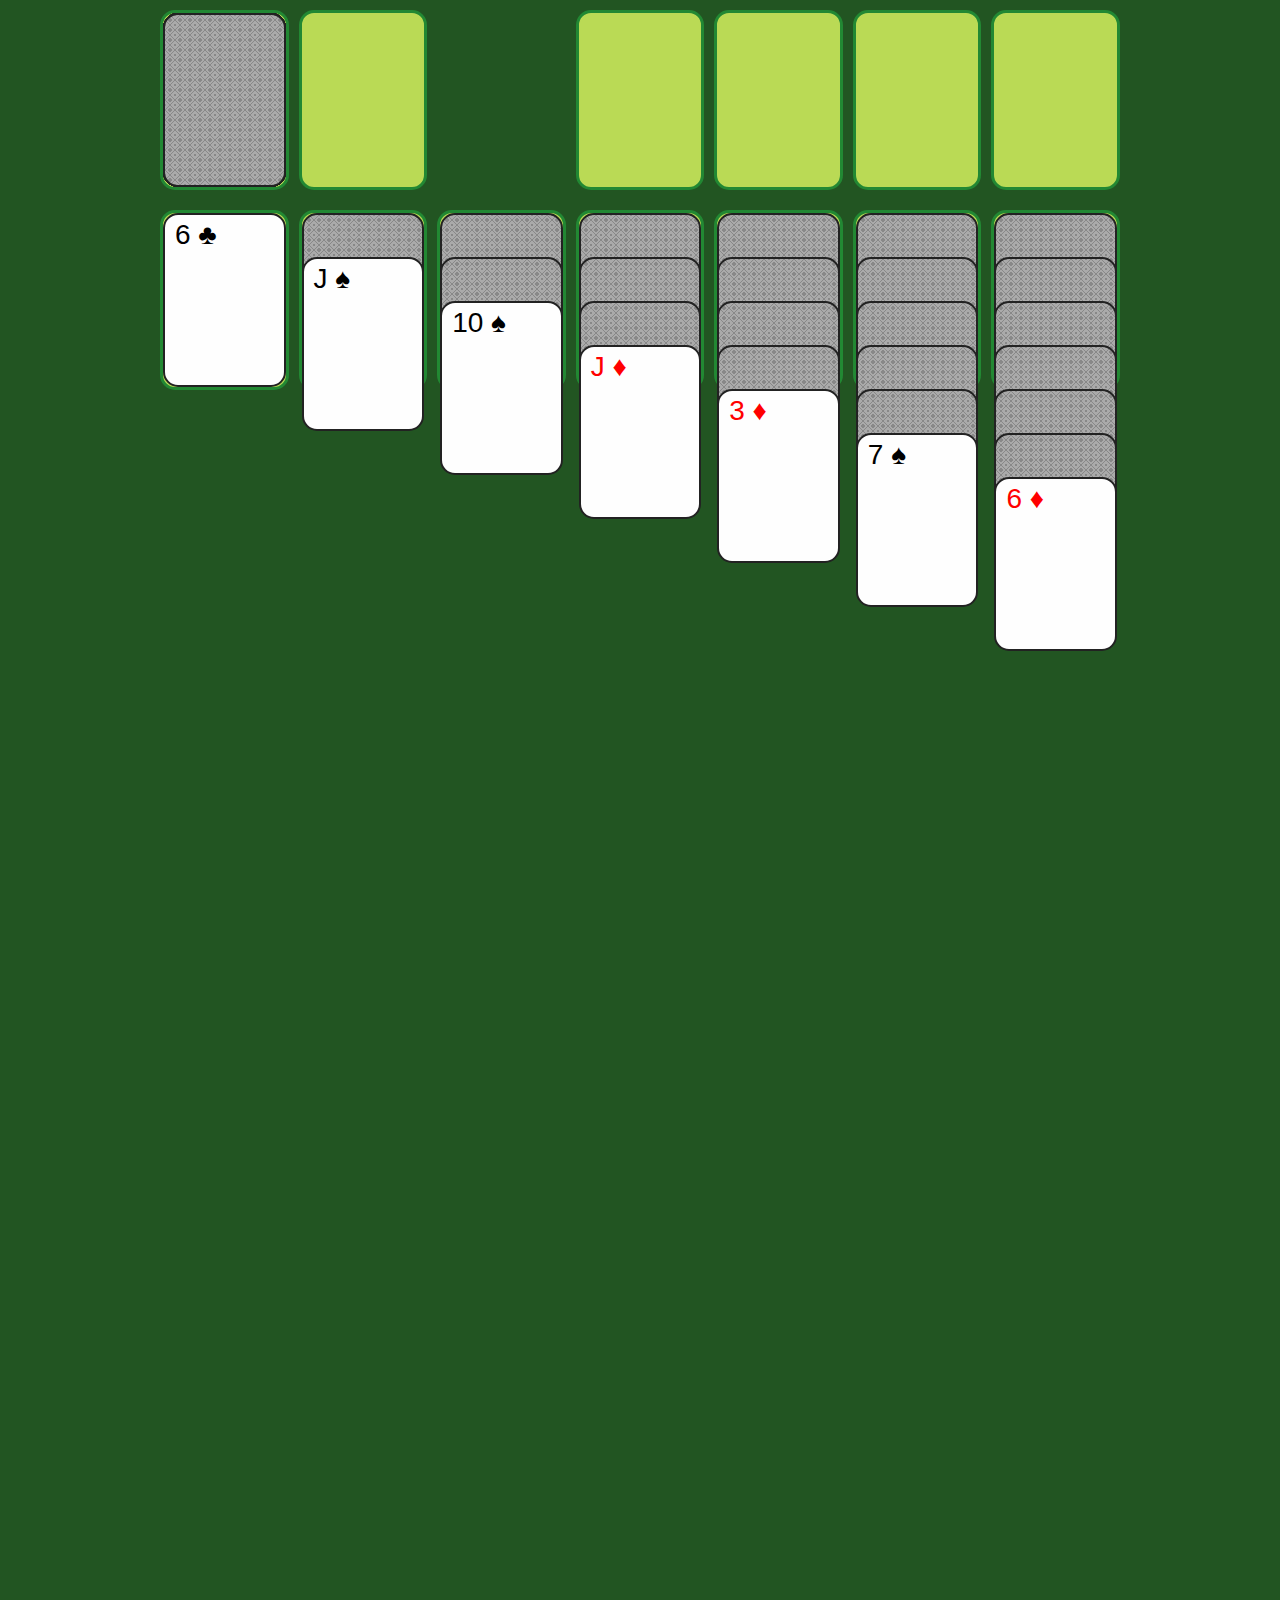
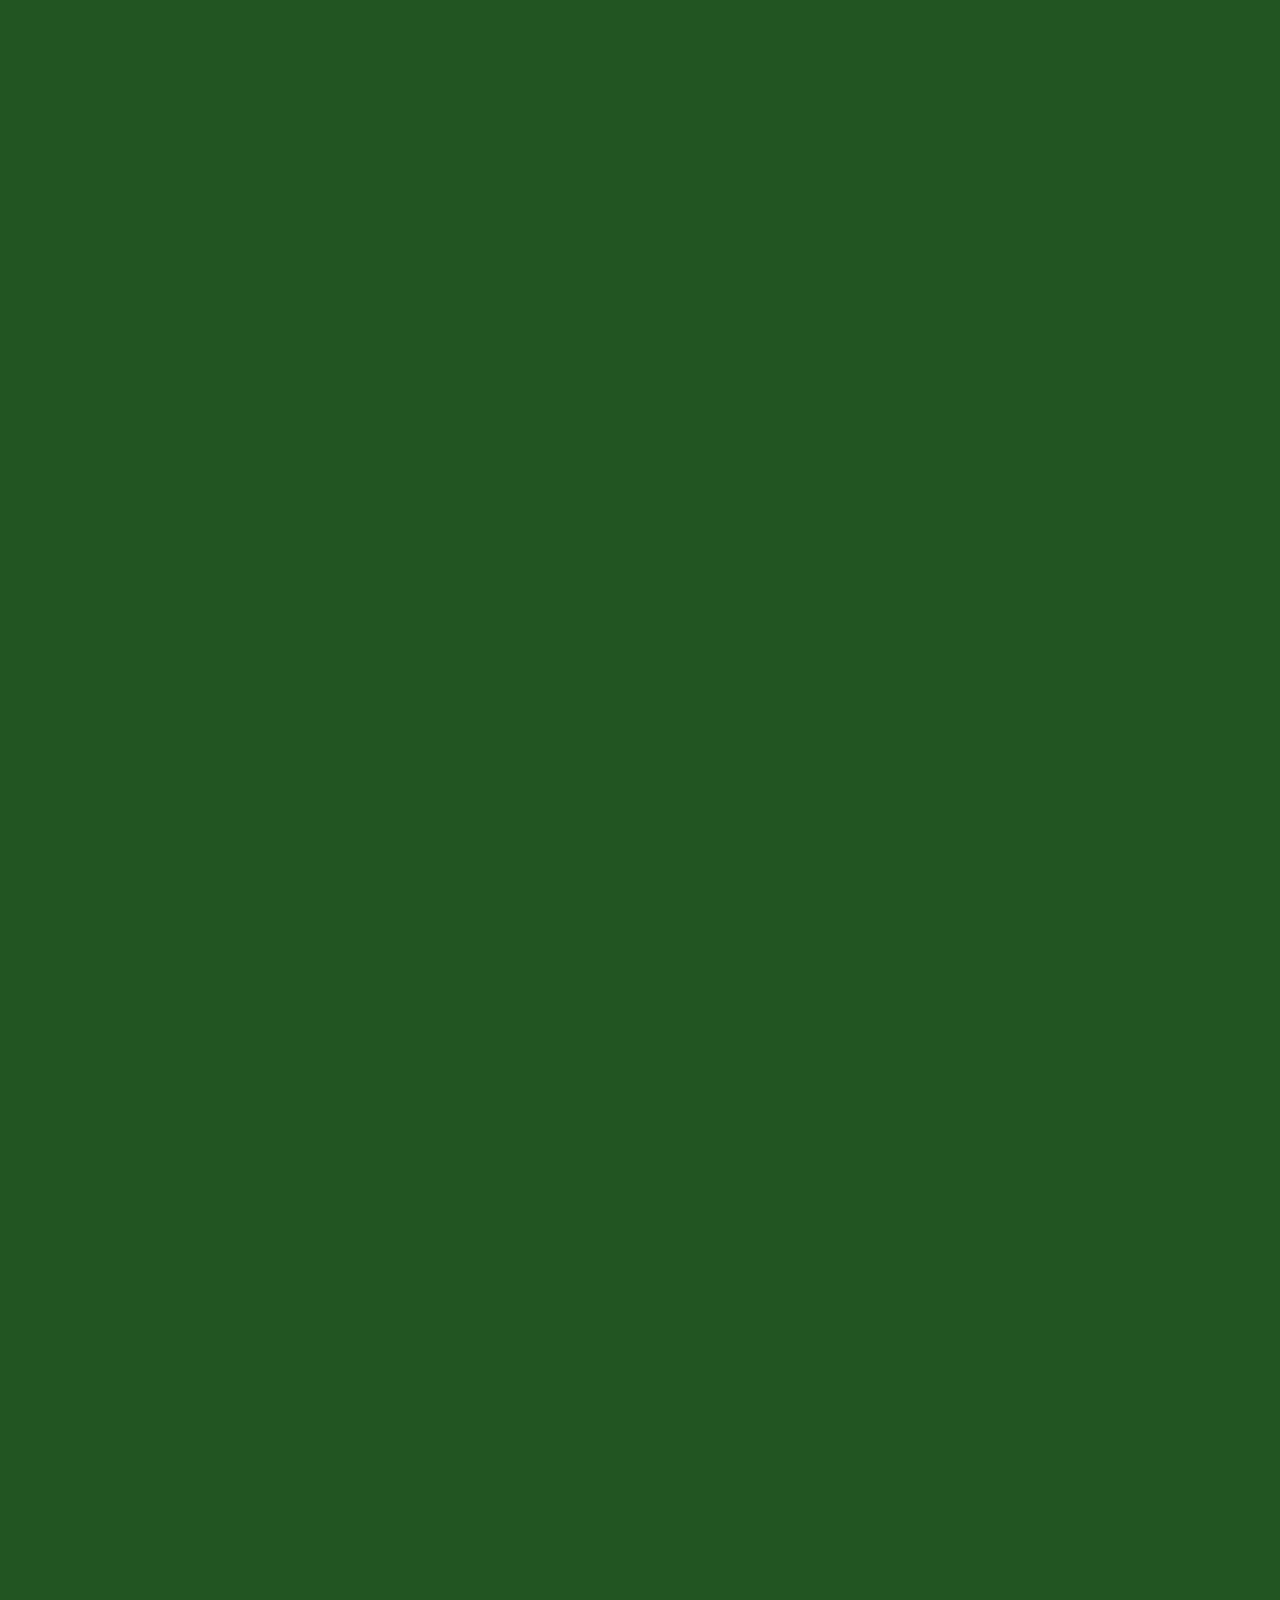
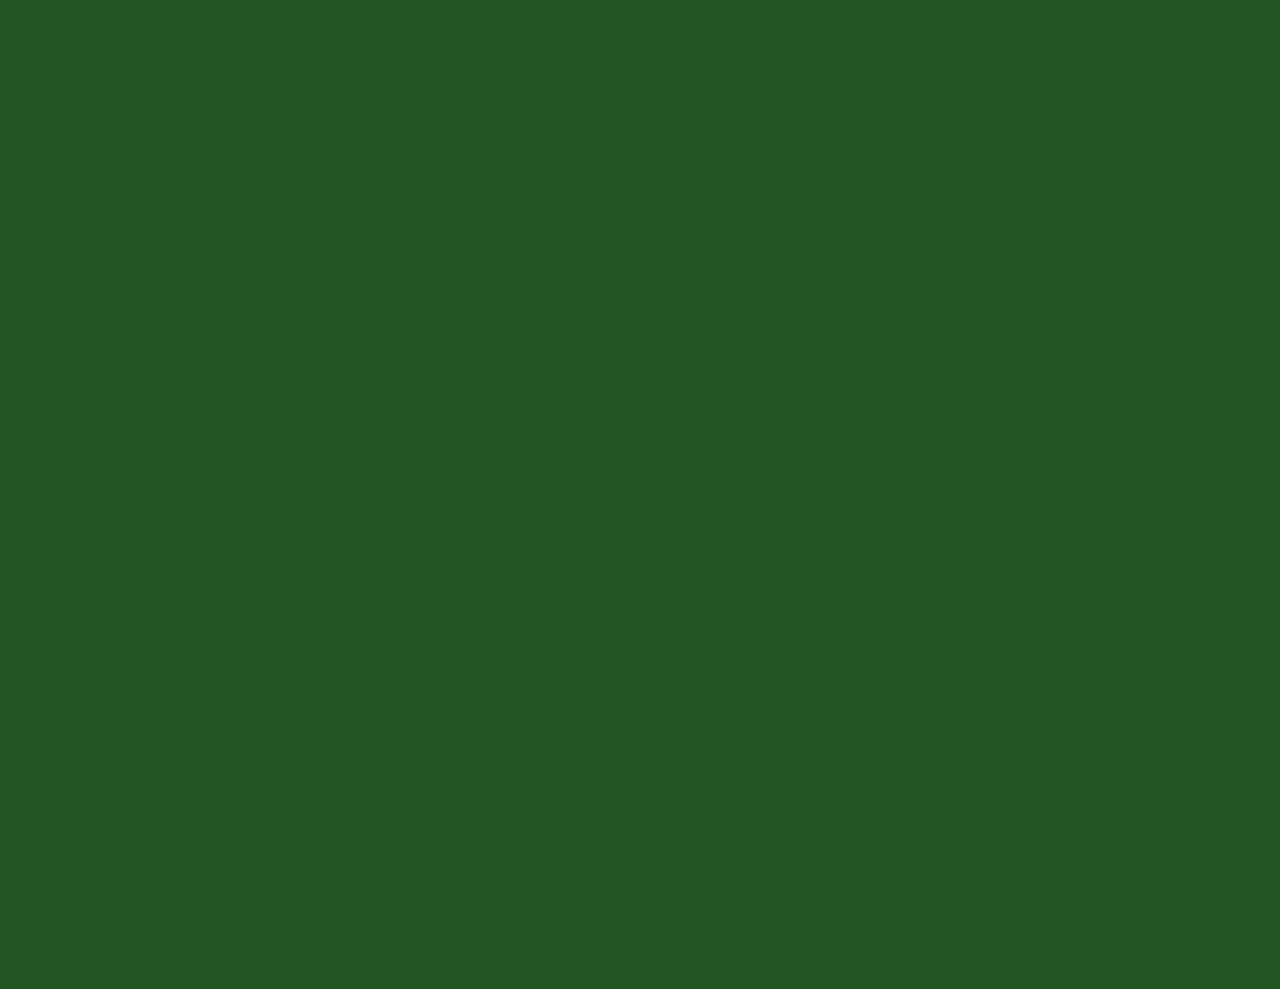
<file: index.html>
<!DOCTYPE html>
<html lang="en">
<head>
    <meta charset="UTF-8">
    <title>Pacença</title>
    <link rel="stylesheet" href="css/bootstrap.css">
    <link rel="stylesheet" href="css/klondike.css">
    <script src="js/angular.js"></script>
    <script src="js/angular-touch.js"></script>
</head>
<body>
    <div ng-app="klondike">
        <div ng-controller="KlondikeController">      
            <div class="klondike-board container-fluid">
                <card-pile pile="game.stock" type="stock" ng-click="dealFromStock()"></card-pile>
                <card-pile type="waste" pile="game.waste"></card-pile>
                <div class="col-xs-2"></div>

                <card-pile type="foundation" pile="game.foundations[0]"></card-pile>
                <card-pile type="foundation" pile="game.foundations[1]"></card-pile>
                <card-pile type="foundation" pile="game.foundations[2]"></card-pile>
                <card-pile type="foundation" pile="game.foundations[3]"></card-pile>

                <card-pile type="tableau" pile="game.tableaus[0]"></card-pile>
                <card-pile type="tableau" pile="game.tableaus[1]"></card-pile>
                <card-pile type="tableau" pile="game.tableaus[2]"></card-pile>
                <card-pile type="tableau" pile="game.tableaus[3]"></card-pile>
                <card-pile type="tableau" pile="game.tableaus[4]"></card-pile>
                <card-pile type="tableau" pile="game.tableaus[5]"></card-pile>
                <card-pile type="tableau" pile="game.tableaus[6]"></card-pile>
            </div>
        </div>
    </div>
    <script src="js/klondike.js"></script>
    <script src="js/directives.js"></script>
    <script src="js/klondikeController.js"></script>
</body>
</html>
</file>
<file: css/klondike.css>
body {
    background-color: #225522;
    overflow: hidden;
}

.card-pile {
    height: 200px;
    padding: 10px 5px;
}
.card-pile > div {
    border: 3px solid #228833;
    background-color: #bada55;
    -webkit-border-radius: 15px;
    -moz-border-radius: 15px;
    border-radius: 15px;
    height: 100%;
}

.card {
    height: 174px;
    background-color: #fefefe;
    border: 2px solid #222;
    padding: 0 10px;
    font-size: 200%;
    -webkit-border-radius: 15px;
    -moz-border-radius: 15px;
    border-radius: 15px;
}

.card-pile.highlight > div {
    background-color: #ffff99;
}

.card.highlight {
    background-color: #ffff99;
}

.card.faceUp {
    cursor: pointer;
}

.stock {
    cursor: pointer;
}

.card.faceDown  {
    background-color: #aaa;
    background: #aaa url([data-uri]) repeat;
}
.card.faceDown * {
    display: none;
}

.stock .card,.waste .card,.foundation .card{
    position: relative;
    top: 0;
}

.tableau .card {
    position: relative;
}

.klondike-board {
    max-width: 1000px;
}
</file>
